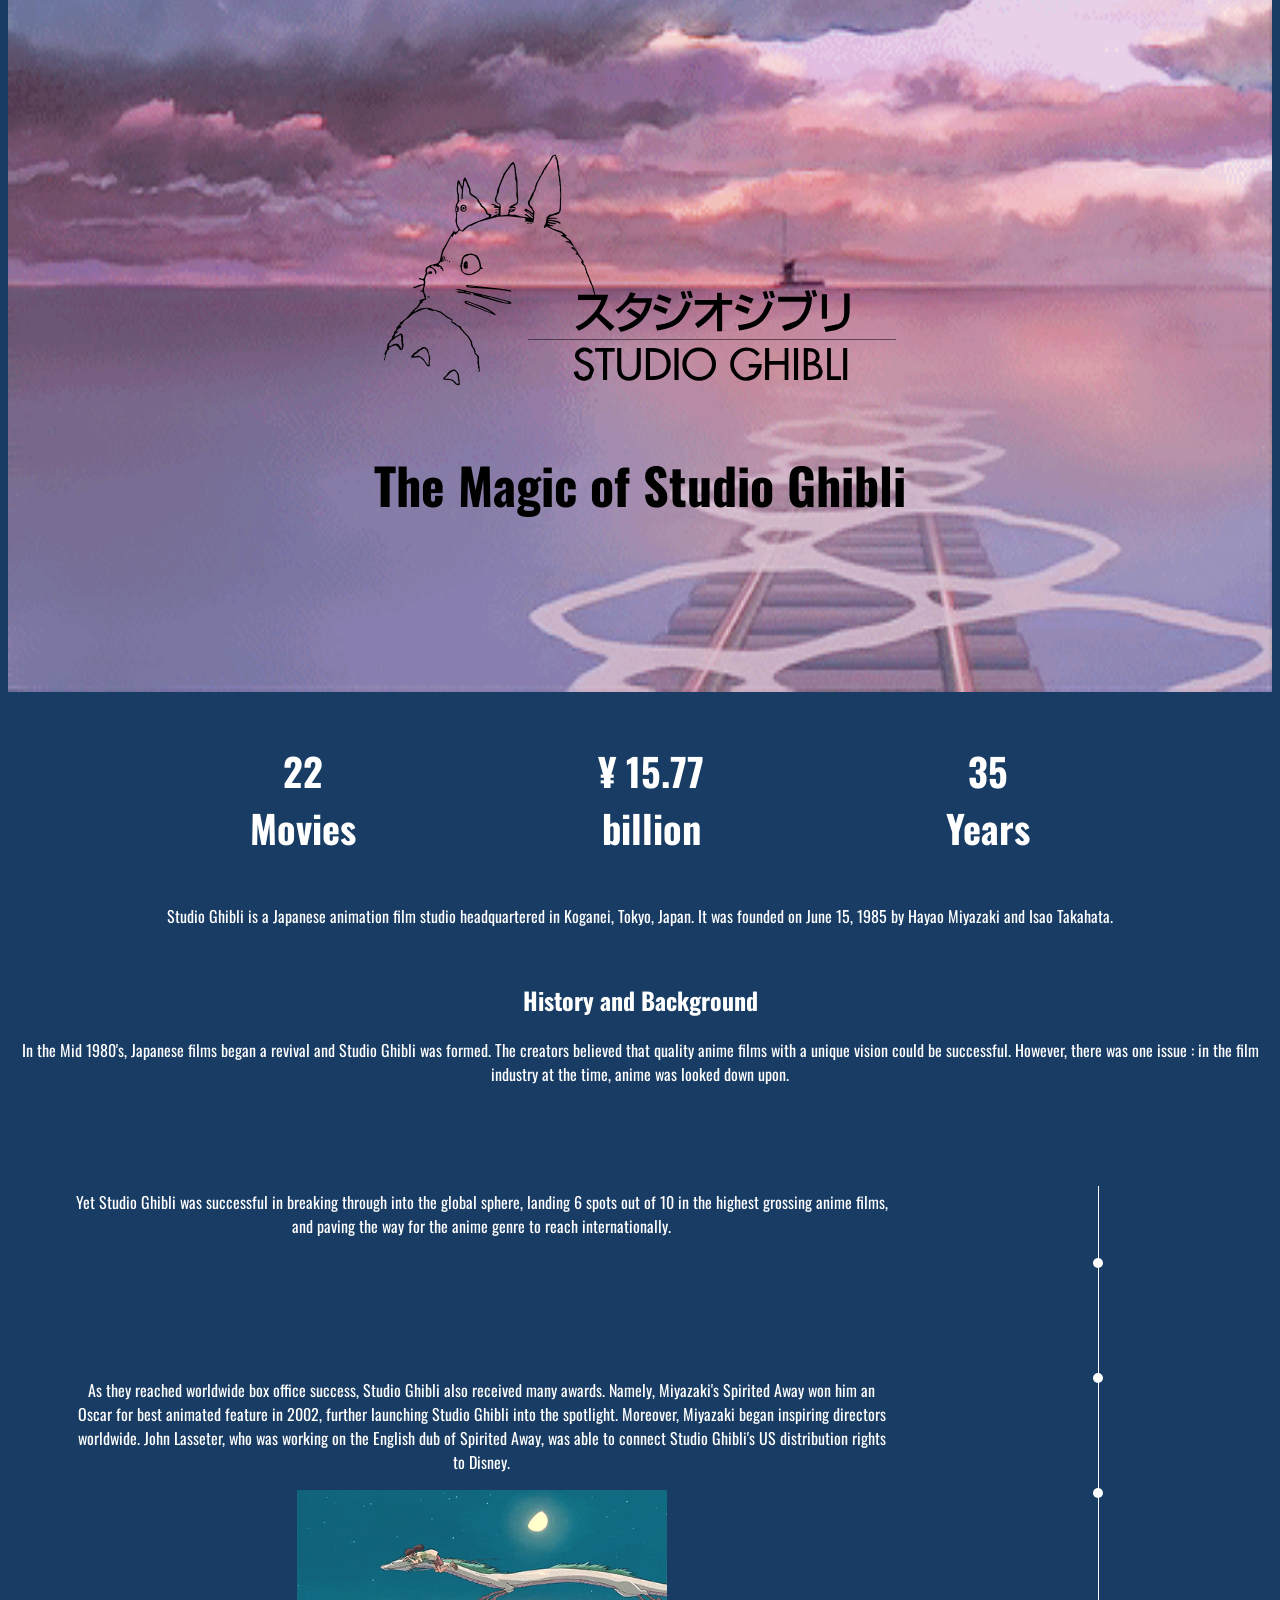
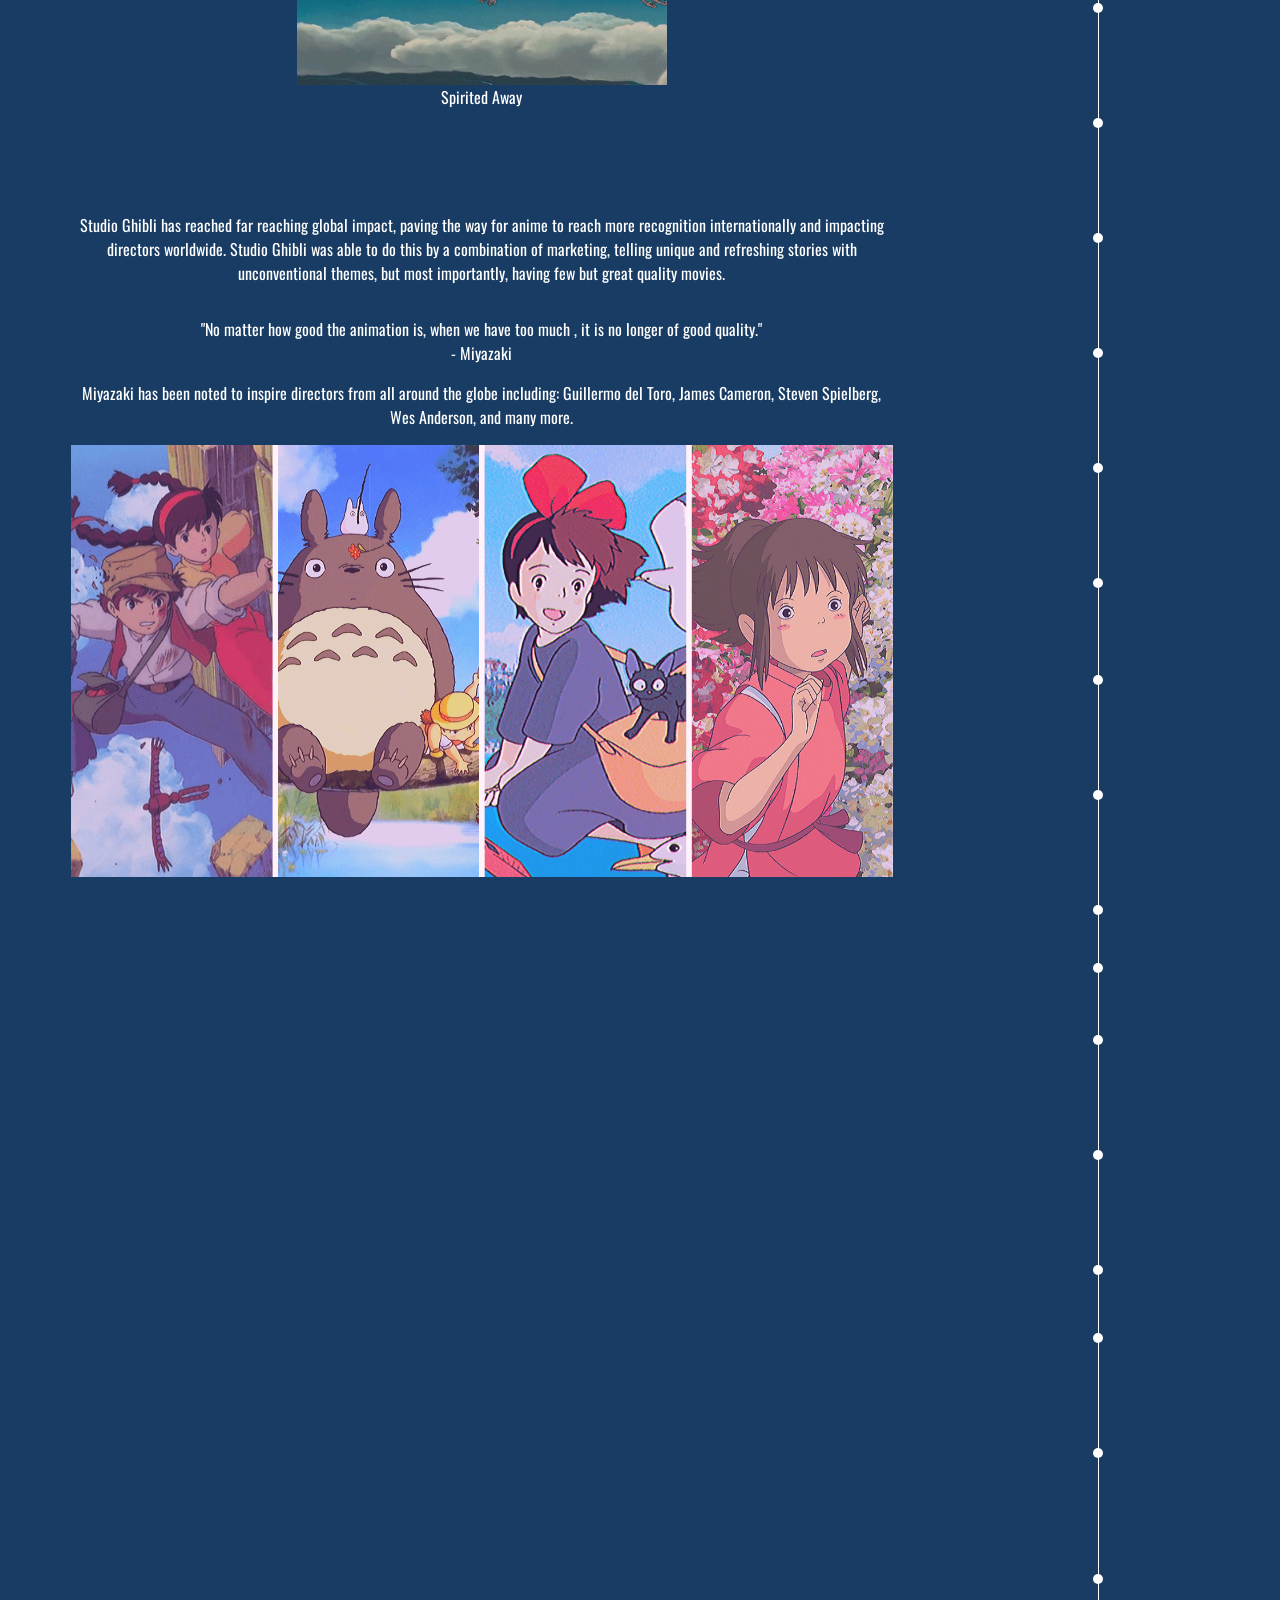
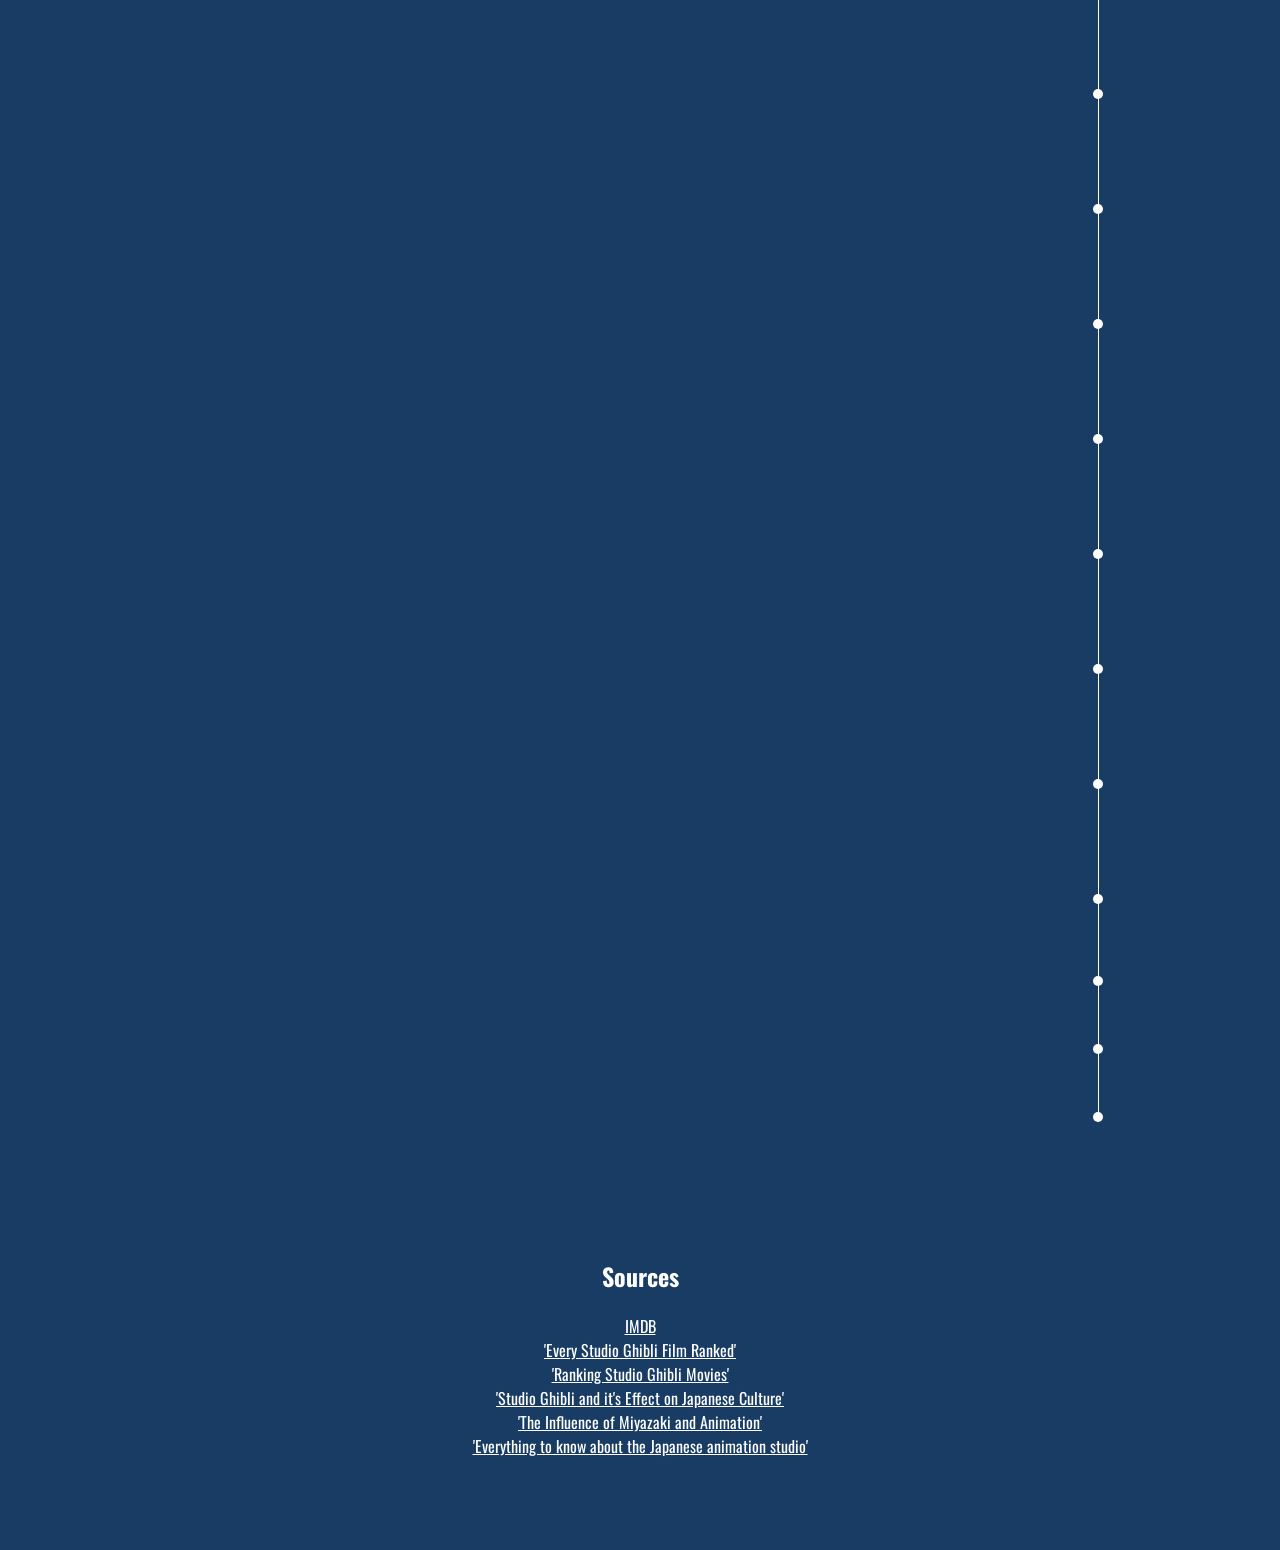
<file: index.html>
<head>
    <!-- <script src = https://code.highcharts.com/highcharts.js></script> -->
    <script src="https://code.highcharts.com/highcharts.js"></script>
<script src="https://code.highcharts.com/highcharts-more.js"></script>
<script src="https://code.highcharts.com/modules/exporting.js"></script>
<script src="https://code.highcharts.com/modules/accessibility.js"></script>
<link href="https://fonts.googleapis.com/css2?family=PT+Serif&display=swap" rel="stylesheet">
<link href="https://fonts.googleapis.com/css2?family=Oswald&display=swap" rel="stylesheet">
<script src="https://ajax.googleapis.com/ajax/libs/jquery/2.1.3/jquery.min.js"></script>
<link href = "final.css" rel = "stylesheet" type = "text/css"> 

</head>

<body>
    <div id = 'banner'> 
        <img id = 'bannerimg' src = 'images/banner.gif'> </div>
        <img id = 'overimg' src = 'images/studio-ghibli-logo.svg'> </div>
        <h1 id = 'title'> The Magic of Studio Ghibli </h1>
    
    <br> 
        <div id = 'container'>

            <div class = 'd1'>
            <h2> 22  <br> Movies </h2>
            </div>

            <div class = 'd1'>
                <h2> ¥ 15.77 <br>  billion </h2>
            </div>

            <div class = 'd1'>
            <h2> 35 <br> Years </h2>
            </div>

        </div>
        <div> 
        
            <p class = 'information'> Studio Ghibli is a Japanese animation film studio headquartered in Koganei, Tokyo, Japan.
                It was founded on June 15, 1985 by Hayao Miyazaki and Isao Takahata.  </p>
            <br>
            <h2> History and Background</h2>
            <p class = 'information'> In the Mid 1980's, Japanese films began a revival and Studio Ghibli was formed. The creators believed that quality anime films
                with a unique vision could be successful. However, there was one issue : in the film industry at the time, anime was looked down upon. 
            <br> 
               
        </div>
    <br>
    <div id = 'vis'> 
        <div id = 'veryleft'> </div>
        <div id = 'left'>
            <br>
            <br>
            <div id = 'top10anime'>
            </div>
            <div id = 'customLegend'> </div>
            <br> 
            <p class = 'information'> Yet Studio Ghibli was successful in breaking through into the global sphere, landing 6 spots out of 10 in the highest grossing anime films, and paving the way for the anime genre to reach internationally.</p>
            
            <br> <br> <br> 
            <div id = 'gross'></div>
            <br>
            <br><br> 

            <p class = 'information'> As they reached worldwide box office success, Studio Ghibli also received many awards. Namely, Miyazaki's Spirited Away won him an Oscar for best animated feature in 2002,
              further launching Studio Ghibli into the spotlight. Moreover, Miyazaki began inspiring directors worldwide. John Lasseter, who was working on the English dub of Spirited Away, was able to connect Studio Ghibli's US distribution rights to Disney. 

          </p>
            <figure>
                <img id = 'spiritedgif' src = 'images/spiritedgif.gif'>
                <figcaption> Spirited Away</figcaption>
            </figure>
            <br>
            <br>
        
            
            <div id = 'directors'> </div>
            
            <br> 
            <br> 
            <p class = 'information'> Studio Ghibli has reached far reaching global impact, paving the way for anime to reach more recognition internationally and impacting directors worldwide. 
                Studio Ghibli was able to do this by a combination of marketing, telling unique and refreshing stories with unconventional themes, but most importantly, having few but great quality movies. 

            <div id = 'RT'> 
                <div id = 'RTGhibli'> </div>
                <div id = 'RTDisney'> </div>
            </div> 
            <p class = 'information'> "No matter how good the animation is, when we have too much , it is no longer of good quality." <br> - Miyazaki</p>
            <p class = 'information'> Miyazaki has been noted to inspire directors from all around the globe including: Guillermo del Toro, James Cameron, Steven Spielberg, Wes Anderson, and many more.</p>
            <div class = 'lastpic'> 
                <img id = 'characters' src = 'images/characters.png'> 
            </div>
           
        </div>
        <div id = 'center'>

        </div>

        <div id = 'right'>

              
              <section class="timeline">
                <ul>
                  <li>
                    <div class = 'timelinediv'>
                      <time>June 15, 1985</time>  Studio Ghibli is founded by Hayao Miyazaki and Isao Takahata
                    </div>
                  </li>
                  <li>
                    <div class = 'timelinediv'>
                      <img id = 'cits' src  = 'images/castleinthesky.jpg' alt = 'logo'>
                      <p class = 'img_description'> <time> August 2, 1986 </time> Castle in the Sky is released. A story about a boy and a girl attempting to keep a crystal away from a military organisation.</p>
                    </div>
                  </li>
                  <li>
                    <div class = 'timelinediv'>
                        <img id = 'cits' src  = 'images/gof.jpg' alt = 'logo'>
                        <p class = 'img_description'> <time> April 16, 1988 </time> Grave of the Fireflies is released. A tale Seita and his younger sister whose home is bombed during WWII.</p>

                    </div>
                  </li>
                  <li>
                    <div class = 'timelinediv'>
                        <img id = 'cits' src  = 'images/totoro.jpeg' alt = 'logo'>
                        <p class = 'img_description'> <time> April 16, 1988 </time> My Neighbor Totoro is released. While exploring the neighbouring forest, Mei stumbles upon a magical world of cryptids, creatures and monsters</p>

                    </div>
                  </li>
                  <li>
                    <div class = 'timelinediv'>
                        <img id = 'cits' src  = 'images/kiki.jpg' alt = 'logo'>
                        <p class = 'img_description'> <time> July 29, 1989 </time> Kiki's Delivery Service is released. Kiki is a young witch in training who moves to a new town and freelances at a bakery</p>

                    </div>
                  </li>
                  <li>
                    <div class = 'timelinediv'>
                        <img id = 'cits' src  = 'images/onlyyes.jpg' alt = 'logo'>
                        <p class = 'img_description'> <time> July 20, 1991 </time> Only Yesterday is released. A realistic drama of Taeko Okajima’s life: as a school girl and her in the present day. </p>

                    </divclass>
                  </li>
                  <li>
                    <div class = 'timelinediv'>
                        <img id = 'cits' src  = 'images/porco.jpg' alt = 'logo'>
                        <p class = 'img_description'> <time> July 18, 1992 </time> Porco Rosso is released. Transformed into a pig following the events of WWI, Porco Rosso lives out his days as a freelance bounty hunter,</p>

                    </div>
                  </li>
                  <li>
                    <div class = 'timelinediv'>
                        <img id = 'cits' src  = 'images/oceanwaves.jpg' alt = 'logo'>
                        <p class = 'img_description'> <time> May 5, 1993 </time> Ocean Waves is released. It is about a love triangle between two good friends and a new girl.</p>

                    </div>
                  </li>
                  <li>
                    <div class = 'timelinediv'>
                        <img id = 'cits' src  = 'images/pompoko.jpeg' alt = 'logo'>
                        <p class = 'img_description'> <time> May 16, 1994 </time> Pom Poko is released. The raccoon community must learn to defend themselves using transformation</p>

                    </div>
                  </li>

                  <li>
                    <div class = 'timelinediv'>
                       
                       <time> 1997 </time> Princess Mononoke becomes the first ever animated film to win the Japan Academy Prize for Picture of the Year.
                    </div>
                  </li>
                  <li>
                    <div class = 'timelinediv'>
                        <img id = 'cits' src  = 'images/woth.jpg' alt = 'logo'>
                        <p class = 'img_description'> <time> July 15, 1995 </time> Whisper of the Heart is released. When Shizuku finds that every library book has already been checked by ‘Seiji’, she sets out to find him</p>

                    </div>
                  </li>
                           
                  <li>
                    <div class = 'timelinediv'>
                        <img id = 'cits' src  = 'images/pm.jpeg' alt = 'logo'>
                        <p class = 'img_description'> <time> July 12, 1997 </time> Princess Mononoke is released. Prince Ashitaka protects his rural village from threats of the forest</p>

                    </div>
                  </li>


                  <li>
                    <div class = 'timelinediv'>
                       January 21, 1998 </time> Yoshifumi Kondo, Miyazaki's successor, unexpectedly dies. 
                    </div>
                  </li>
                  <li>
                    <div class = 'timelinediv'>
                       September 1988 </time>Studio Ghibli makes its first appearance in US Theaters with "Kiki's Delivery Service"
                    </div>
                  </li>
                  <li>
                    <div class = 'timelinediv'>
                        <img id = 'cits' src  = 'images/yamadas.jpeg' alt = 'logo'>
                        <p class = 'img_description'> <time> July 17, 1999 </time> My Neighbors the Yamadas is released. The film follows the Yamada family as they struggle as a barely functional family.</p>

                    </div>
                  </li>
                  <li>
                    <div class = 'timelinediv'>
                        <img id = 'cits' src  = 'images/spirited.jpg' alt = 'logo'>
                        <p class = 'img_description'> <time> July 20, 2001 </time> Spirited Away is released. Chihiro is seperated from her parents after entering an abandoned village and is thrown into the spirit world. </p>

                    </div>
                  </li>
                  <li>
                    <div class = 'timelinediv'>
                      
                        <time> October 2001 </time>Studio Ghibli Museum is opened

                    </div>
                  </li>
                  <li>
                    <div class = 'timelinediv'>
                        <img id = 'cits' src  = 'images/catreturns.svg' alt = 'logo'>
                        <p class = 'img_description'> <time> July 20, 2002 </time> The Cat Returns is released. When high schooler Haru saves a cat from oncoming traffic, she is sucked into the secret world of cats.</p>

                    </div>
                </li>
                <li>
                    <div class = 'timelinediv'>
                       
                       <time> 2003 </time> Hayao Miyazaki wins an Oscar for best nominated feature for his film "Spirited Away". It is the first non-English language film to win this Oscar.
                    </div>
                  </li>
                <li>
                    <div class = 'timelinediv'>
                        <img id = 'cits' src  = 'images/howlsmoving.jpg' alt = 'logo'>
                        <p class = 'img_description'> <time> November 20, 2004 </time> Howl's Moving Castle is released. When Sophie is cursed and turns to a 90-year-old woman, she seeks out Howl and his castle</p>

                    </div>
                </li>
                <li>
                    <div class = 'timelinediv'>
                        <img id = 'cits' src  = 'images/tales.jpg' alt = 'logo'>
                        <p class = 'img_description'> <time> July 29, 2006 </time> Tales from Earthsea is released. In the land of Earthsea, a mysterious force threatens to plunge humanity into destruction and chaos</p>

                    </div>
                </li>
                <li>
                    <div class = 'timelinediv'>
                        <img id = 'cits' src  = 'images/ponyo.jpg' alt = 'logo'>
                        <p class = 'img_description'> <time> July 19, 2008 </time> Ponyo is released. The daughter of the underwater sea-wizard Fujimoto, escape onto the surface to be adopted into the family of Sōsuke</p>

                    </div>
                </li>
                <li>
                    <div class = 'timelinediv'>
                        <img id = 'cits' src  = 'images/arriety.jpg' alt = 'logo'>
                        <p class = 'img_description'> <time> July 10, 2010 </time> Arrietty is released. Arrietty is a miniature being known as a burrower, her family are maybe the last of their kind.</p>

                    </div>
                </li>
                <li>
                    <div class = 'timelinediv'>
                        <img id = 'cits' src  = 'images/uponpoppy.jpg' alt = 'logo'>
                        <p class = 'img_description'> <time> July 16, 2011 </time> From Up on Poppy Hill is released. The film tells the story of Umi Matsuzaki, a high school girl living in a boarding house. </p>

                    </div>
                </li>
                <li>
                    <div class = 'timelinediv'>
                        <img id = 'cits' src  = 'images/windrises.jpg' alt = 'logo'>
                        <p class = 'img_description'> <time> July 20, 2013 </time> The Wind Rises is released. The film follows Jiro as he trains to be a prodigious aircraft designer</p>

                    </div>
                </li>
                <li>
                    <div class = 'timelinediv'>
                        <img id = 'cits' src  = 'images/kaguya' alt = 'logo'>
                        <p class = 'img_description'> <time> November 23, 2013 </time>The Tale of Princess Kaguya is released. Based on a story from 10th century folklore, Princess Kaguya is found, the size of a bean, in a bamboo shoot.</p>
                    </div>
                  </li>
                  <li>
                    <div class = 'timelinediv'>
                        <img id = 'cits' src  = 'images/marnie.jpg' alt = 'logo'>
                        <p class = 'img_description'> <time> July 19, 2014 </time> When Marnie Was There is released. Anna finds a mysterious kindred spirit in Marnie, a girl who lives in an austere mansion</p>

                    </div>
                  </li>
                  <li>
                    <div class = 'timelinediv'>
                       
                       <time> 2017 </time> Hayao Miyazaki comes out of retirement to work on his upcoming unreleased movie.
                    </div>
                  </li>
                  <li>
                    <div class = 'timelinediv'>
                       
                       <time> April 5, 2018 </time> Founder and Director Isao Takahata dies at age 82. 
                    </div>
                  </li>
                  <li>
                    <div class = 'timelinediv'>
                       
                       <time> Fall 2022 </time> Studio Ghibli Theme Park is set to open.
                    </div>
                  </li>
                </ul>
              </section>
           

            </div>
        </div>

    </div>
    <div id = 'credits'> 
      <h2> Sources </h2>
      <a class = 'link' href="pro.imdb.com"> IMDB </a>
      <br> 
      <a class = 'link' href="https://www.nme.com/blogs/nme-blogs/films-of-studio-ghibli-ranked-2365718">'Every Studio Ghibli Film Ranked'</a>
      <br> 
      <a class = 'link' href= 'https://www.nytimes.com/2017/10/12/movies/ranking-studio-ghibli-movies.html'> 'Ranking Studio Ghibli Movies' </a>
      <br> 
      <a class = 'link' href= 'https://www.arcgis.com/apps/Cascade/index.html?appid=b2e39738b7d140babc407db5a40415e8'> 'Studio Ghibli and it's Effect on Japanese Culture' </a>
      <br>
      <a class = 'link' href= 'https://controlforever.com/read/influence-miyazaki-animation/'> 'The Influence of Miyazaki and Animation' </a>
      <br>
      <a class = 'link' href= 'https://www.vogue.fr/fashion-culture/article/studio-ghibli-everything-to-know-japanese-animation'> 'Everything to know about the Japanese animation studio' </a>
    </div>
</body>




<script src="http://ajax.googleapis.com/ajax/libs/jquery/1.7.1/jquery.min.js" type="text/javascript"></script>
<script src = "final.js"></script>
</file>
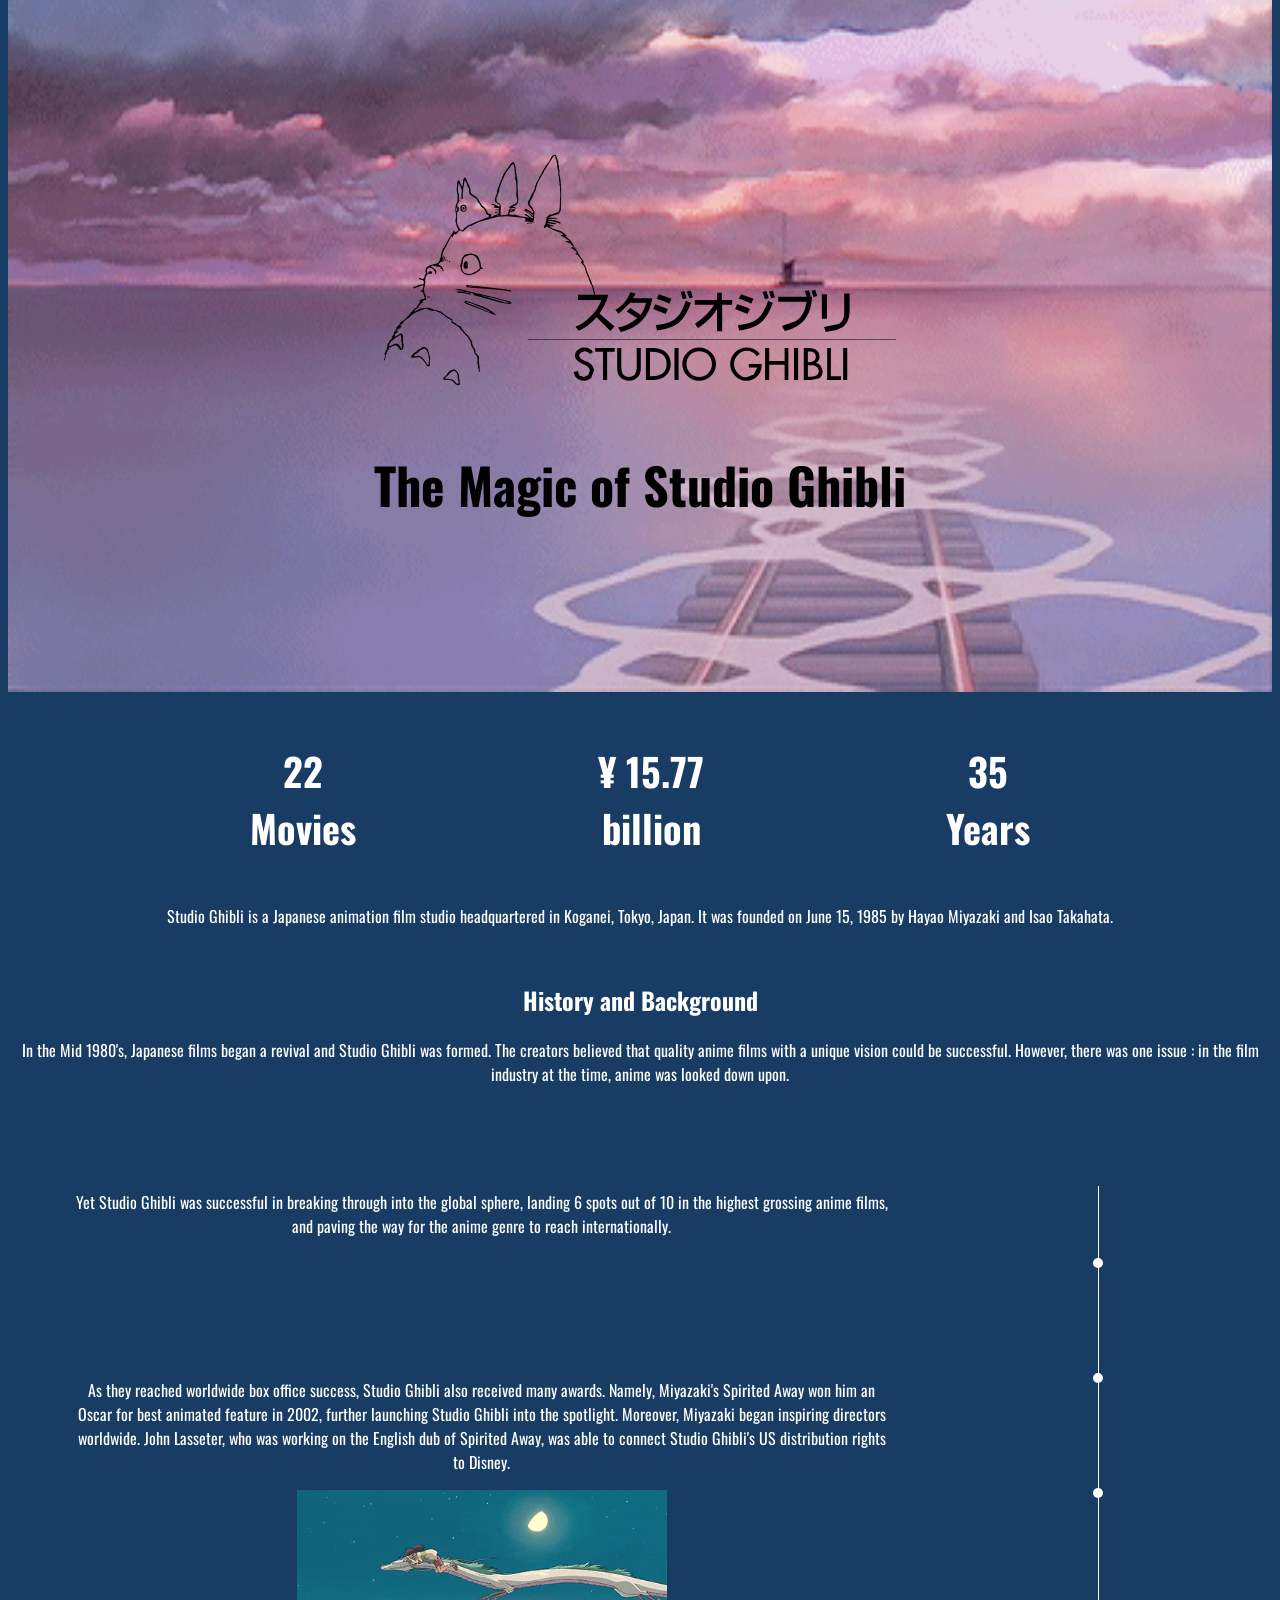
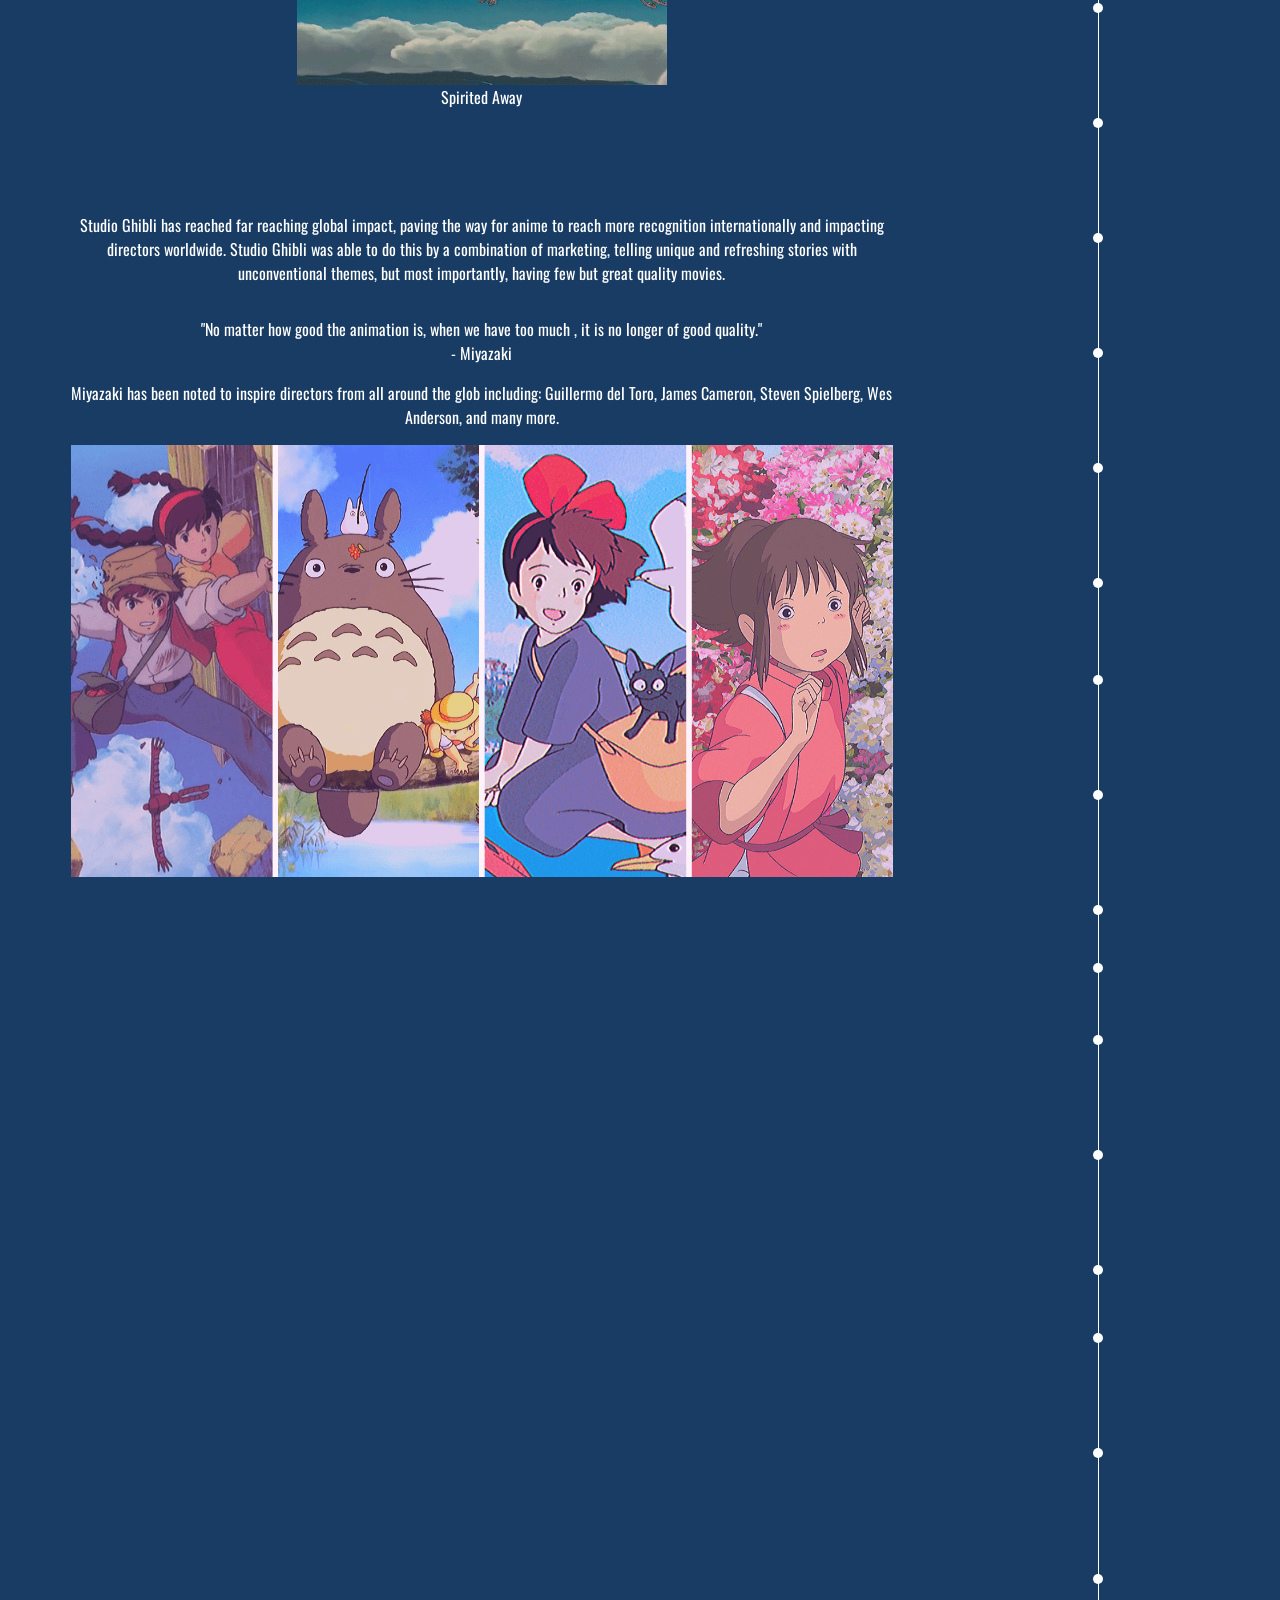
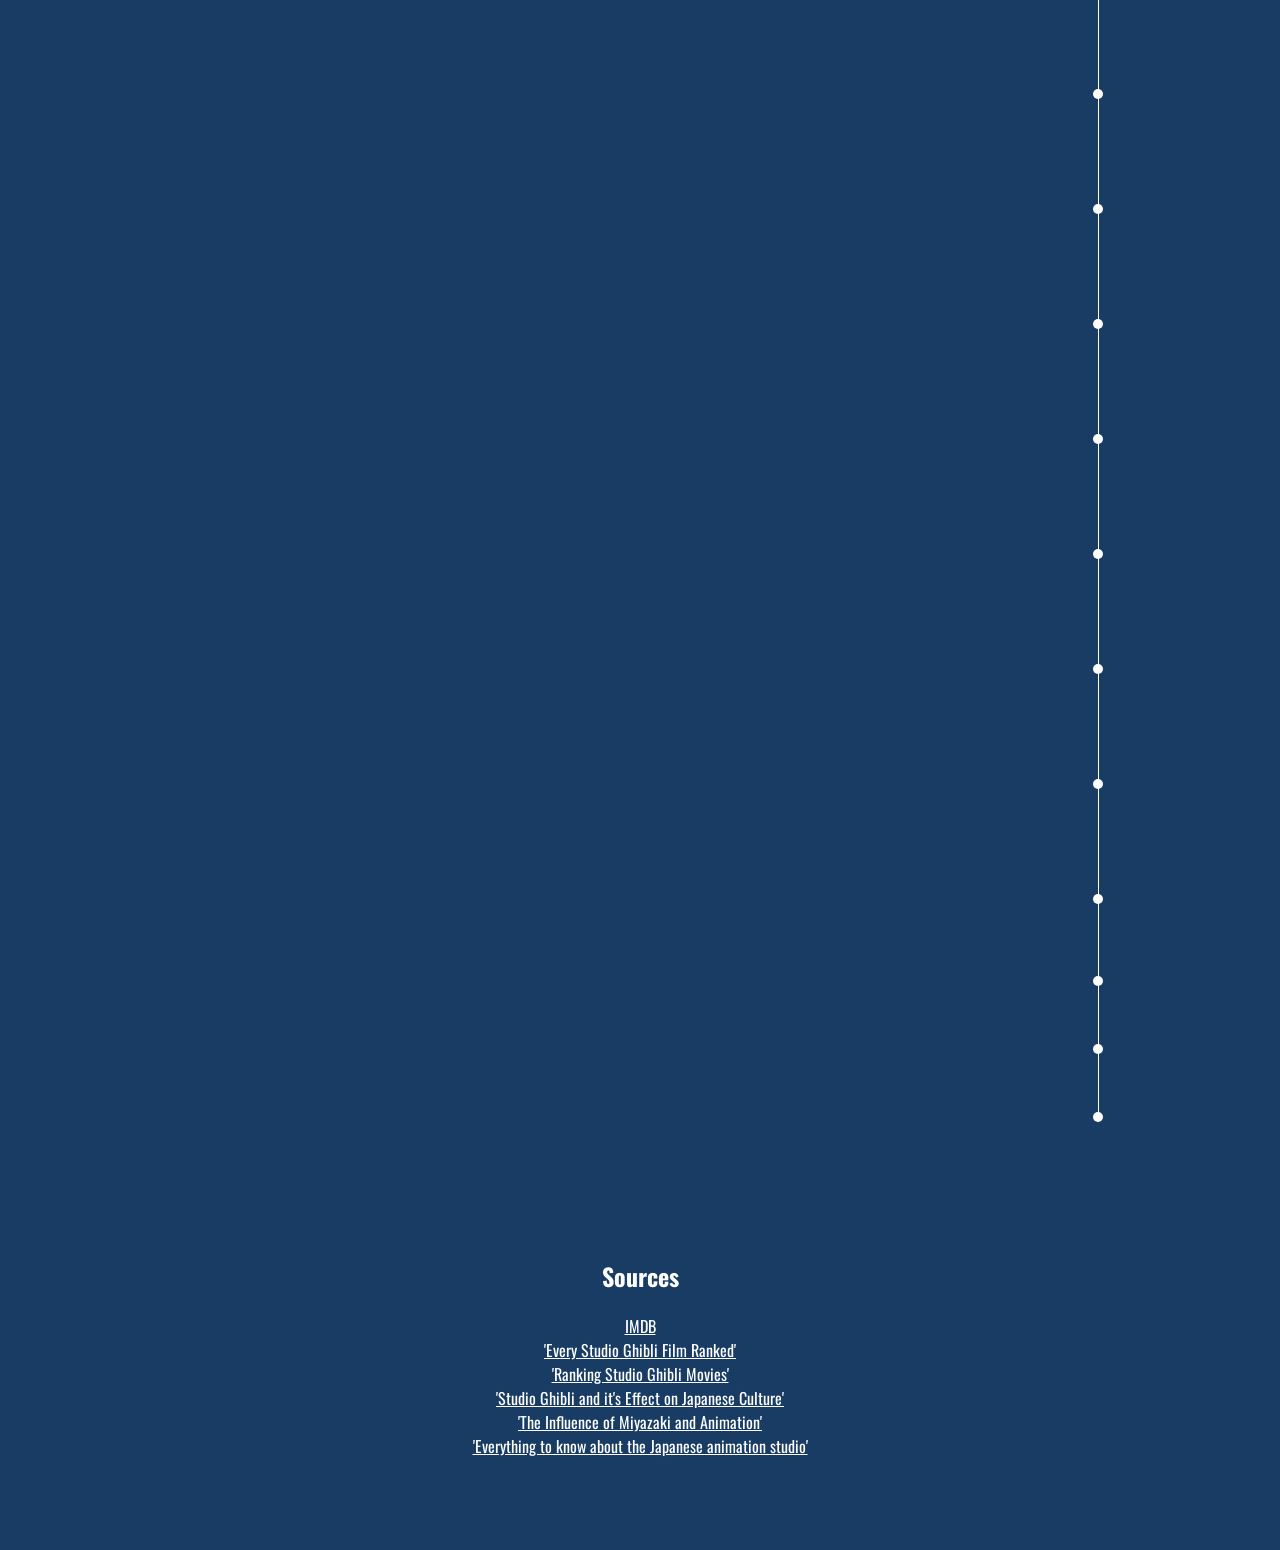
<file: final.html>
<head>
    <!-- <script src = https://code.highcharts.com/highcharts.js></script> -->
    <script src="https://code.highcharts.com/highcharts.js"></script>
<script src="https://code.highcharts.com/highcharts-more.js"></script>
<script src="https://code.highcharts.com/modules/exporting.js"></script>
<script src="https://code.highcharts.com/modules/accessibility.js"></script>
<link href="https://fonts.googleapis.com/css2?family=PT+Serif&display=swap" rel="stylesheet">
<link href="https://fonts.googleapis.com/css2?family=Oswald&display=swap" rel="stylesheet">
<script src="https://ajax.googleapis.com/ajax/libs/jquery/2.1.3/jquery.min.js"></script>
<link href = "final.css" rel = "stylesheet" type = "text/css"> 

</head>

<body>
    <div id = 'banner'> 
        <img id = 'bannerimg' src = 'banner.gif'> </div>
        <img id = 'overimg' src = 'studio-ghibli-logo.svg'> </div>
        <h1 id = 'title'> The Magic of Studio Ghibli </h1>
    
    <br> 
        <div id = 'container'>

            <div class = 'd1'>
            <h2> 22  <br> Movies </h2>
            </div>

            <div class = 'd1'>
                <h2> ¥ 15.77 <br>  billion </h2>
            </div>

            <div class = 'd1'>
            <h2> 35 <br> Years </h2>
            </div>

        </div>
        <div> 
        
            <p class = 'information'> Studio Ghibli is a Japanese animation film studio headquartered in Koganei, Tokyo, Japan.
                It was founded on June 15, 1985 by Hayao Miyazaki and Isao Takahata.  </p>
            <br>
            <h2> History and Background</h2>
            <p class = 'information'> In the Mid 1980's, Japanese films began a revival and Studio Ghibli was formed. The creators believed that quality anime films
                with a unique vision could be successful. However, there was one issue : in the film industry at the time, anime was looked down upon. 
            <br> 
               
        </div>
    <br>
    <div id = 'vis'> 
        <div id = 'veryleft'> </div>
        <div id = 'left'>
            <br>
            <br>
            <div id = 'top10anime'>
            </div>
            <div id = 'customLegend'> </div>
            <br> 
            <p class = 'information'> Yet Studio Ghibli was successful in breaking through into the global sphere, landing 6 spots out of 10 in the highest grossing anime films, and paving the way for the anime genre to reach internationally.</p>
            
            <br> <br> <br> 
            <div id = 'gross'></div>
            <br>
            <br><br> 

            <p class = 'information'> As they reached worldwide box office success, Studio Ghibli also received many awards. Namely, Miyazaki's Spirited Away won him an Oscar for best animated feature in 2002,
              further launching Studio Ghibli into the spotlight. Moreover, Miyazaki began inspiring directors worldwide. John Lasseter, who was working on the English dub of Spirited Away, was able to connect Studio Ghibli's US distribution rights to Disney. 

          </p>
            <figure>
                <img id = 'spiritedgif' src = 'spiritedgif.gif'>
                <figcaption> Spirited Away</figcaption>
            </figure>
            <br>
            <br>
        
            
            <div id = 'directors'> </div>
            
            <br> 
            <br> 
            <p class = 'information'> Studio Ghibli has reached far reaching global impact, paving the way for anime to reach more recognition internationally and impacting directors worldwide. 
                Studio Ghibli was able to do this by a combination of marketing, telling unique and refreshing stories with unconventional themes, but most importantly, having few but great quality movies. 

            <div id = 'RT'> 
                <div id = 'RTGhibli'> </div>
                <div id = 'RTDisney'> </div>
            </div> 
            <p class = 'information'> "No matter how good the animation is, when we have too much , it is no longer of good quality." <br> - Miyazaki</p>
            <p class = 'information'> Miyazaki has been noted to inspire directors from all around the glob including: Guillermo del Toro, James Cameron, Steven Spielberg, Wes Anderson, and many more.</p>
            <div class = 'lastpic'> 
                <img id = 'characters' src = 'characters.png'> 
            </div>
           
        </div>
        <div id = 'center'>

        </div>

        <div id = 'right'>

              
              <section class="timeline">
                <ul>
                  <li>
                    <div class = 'timelinediv'>
                      <time>June 15, 1985</time>  Studio Ghibli is founded by Hayao Miyazaki and Isao Takahata
                    </div>
                  </li>
                  <li>
                    <div class = 'timelinediv'>
                      <img id = 'cits' src  = 'castleinthesky.jpg' alt = 'logo'>
                      <p class = 'img_description'> <time> August 2, 1986 </time> Castle in the Sky is released. A story about a boy and a girl attempting to keep a crystal away from a military organisation.</p>
                    </div>
                  </li>
                  <li>
                    <div class = 'timelinediv'>
                        <img id = 'cits' src  = 'gof.jpg' alt = 'logo'>
                        <p class = 'img_description'> <time> April 16, 1988 </time> Grave of the Fireflies is released. A tale Seita and his younger sister whose home is bombed during WWII.</p>

                    </div>
                  </li>
                  <li>
                    <div class = 'timelinediv'>
                        <img id = 'cits' src  = 'totoro.jpeg' alt = 'logo'>
                        <p class = 'img_description'> <time> April 16, 1988 </time> My Neighbor Totoro is released. While exploring the neighbouring forest, Mei stumbles upon a magical world of cryptids, creatures and monsters</p>

                    </div>
                  </li>
                  <li>
                    <div class = 'timelinediv'>
                        <img id = 'cits' src  = 'kiki.jpg' alt = 'logo'>
                        <p class = 'img_description'> <time> July 29, 1989 </time> Kiki's Delivery Service is released. Kiki is a young witch in training who moves to a new town and freelances at a bakery</p>

                    </div>
                  </li>
                  <li>
                    <div class = 'timelinediv'>
                        <img id = 'cits' src  = 'onlyyes.jpg' alt = 'logo'>
                        <p class = 'img_description'> <time> July 20, 1991 </time> Only Yesterday is released. A realistic drama of Taeko Okajima’s life: as a school girl and her in the present day. </p>

                    </divclass>
                  </li>
                  <li>
                    <div class = 'timelinediv'>
                        <img id = 'cits' src  = 'porco.jpg' alt = 'logo'>
                        <p class = 'img_description'> <time> July 18, 1992 </time> Porco Rosso is released. Transformed into a pig following the events of WWI, Porco Rosso lives out his days as a freelance bounty hunter,</p>

                    </div>
                  </li>
                  <li>
                    <div class = 'timelinediv'>
                        <img id = 'cits' src  = 'oceanwaves.jpg' alt = 'logo'>
                        <p class = 'img_description'> <time> May 5, 1993 </time> Ocean Waves is released. It is about a love triangle between two good friends and a new girl.</p>

                    </div>
                  </li>
                  <li>
                    <div class = 'timelinediv'>
                        <img id = 'cits' src  = 'pompoko.jpeg' alt = 'logo'>
                        <p class = 'img_description'> <time> May 16, 1994 </time> Pom Poko is released. The raccoon community must learn to defend themselves using transformation</p>

                    </div>
                  </li>

                  <li>
                    <div class = 'timelinediv'>
                       
                       <time> 1997 </time> Princess Mononoke becomes the first ever animated film to win the Japan Academy Prize for Picture of the Year.
                    </div>
                  </li>
                  <li>
                    <div class = 'timelinediv'>
                        <img id = 'cits' src  = 'woth.jpg' alt = 'logo'>
                        <p class = 'img_description'> <time> July 15, 1995 </time> Whisper of the Heart is released. When Shizuku finds that every library book has already been checked by ‘Seiji’, she sets out to find him</p>

                    </div>
                  </li>
                           
                  <li>
                    <div class = 'timelinediv'>
                        <img id = 'cits' src  = 'pm.jpeg' alt = 'logo'>
                        <p class = 'img_description'> <time> July 12, 1997 </time> Princess Mononoke is released. Prince Ashitaka protects his rural village from threats of the forest</p>

                    </div>
                  </li>


                  <li>
                    <div class = 'timelinediv'>
                       January 21, 1998 </time> Yoshifumi Kondo, Miyazaki's successor, unexpectedly dies. 
                    </div>
                  </li>
                  <li>
                    <div class = 'timelinediv'>
                       September 1988 </time>Studio Ghibli makes its first appearance in US Theaters with "Kiki's Delivery Service"
                    </div>
                  </li>
                  <li>
                    <div class = 'timelinediv'>
                        <img id = 'cits' src  = 'yamadas.jpeg' alt = 'logo'>
                        <p class = 'img_description'> <time> July 17, 1999 </time> My Neighbors the Yamadas is released. The film follows the Yamada family as they struggle as a barely functional family.</p>

                    </div>
                  </li>
                  <li>
                    <div class = 'timelinediv'>
                        <img id = 'cits' src  = 'spirited.jpg' alt = 'logo'>
                        <p class = 'img_description'> <time> July 20, 2001 </time> Spirited Away is released. Chihiro is seperated from her parents after entering an abandoned village and is thrown into the spirit world. </p>

                    </div>
                  </li>
                  <li>
                    <div class = 'timelinediv'>
                      
                        <time> October 2001 </time>Studio Ghibli Museum is opened

                    </div>
                  </li>
                  <li>
                    <div class = 'timelinediv'>
                        <img id = 'cits' src  = 'catreturns.svg' alt = 'logo'>
                        <p class = 'img_description'> <time> July 20, 2002 </time> The Cat Returns is released. When high schooler Haru saves a cat from oncoming traffic, she is sucked into the secret world of cats.</p>

                    </div>
                </li>
                <li>
                    <div class = 'timelinediv'>
                       
                       <time> 2003 </time> Hayao Miyazaki wins an Oscar for best nominated feature for his film "Spirited Away". It is the first non-English language film to win this Oscar.
                    </div>
                  </li>
                <li>
                    <div class = 'timelinediv'>
                        <img id = 'cits' src  = 'howlsmoving.jpg' alt = 'logo'>
                        <p class = 'img_description'> <time> November 20, 2004 </time> Howl's Moving Castle is released. When Sophie is cursed and turns to a 90-year-old woman, she seeks out Howl and his castle</p>

                    </div>
                </li>
                <li>
                    <div class = 'timelinediv'>
                        <img id = 'cits' src  = 'tales.jpg' alt = 'logo'>
                        <p class = 'img_description'> <time> July 29, 2006 </time> Tales from Earthsea is released. In the land of Earthsea, a mysterious force threatens to plunge humanity into destruction and chaos</p>

                    </div>
                </li>
                <li>
                    <div class = 'timelinediv'>
                        <img id = 'cits' src  = 'ponyo.jpg' alt = 'logo'>
                        <p class = 'img_description'> <time> July 19, 2008 </time> Ponyo is released. The daughter of the underwater sea-wizard Fujimoto, escape onto the surface to be adopted into the family of Sōsuke</p>

                    </div>
                </li>
                <li>
                    <div class = 'timelinediv'>
                        <img id = 'cits' src  = 'arriety.jpg' alt = 'logo'>
                        <p class = 'img_description'> <time> July 10, 2010 </time> Arrietty is released. Arrietty is a miniature being known as a burrower, her family are maybe the last of their kind.</p>

                    </div>
                </li>
                <li>
                    <div class = 'timelinediv'>
                        <img id = 'cits' src  = 'uponpoppy.jpg' alt = 'logo'>
                        <p class = 'img_description'> <time> July 16, 2011 </time> From Up on Poppy Hill is released. The film tells the story of Umi Matsuzaki, a high school girl living in a boarding house. </p>

                    </div>
                </li>
                <li>
                    <div class = 'timelinediv'>
                        <img id = 'cits' src  = 'windrises.jpg' alt = 'logo'>
                        <p class = 'img_description'> <time> July 20, 2013 </time> The Wind Rises is released. The film follows Jiro as he trains to be a prodigious aircraft designer</p>

                    </div>
                </li>
                <li>
                    <div class = 'timelinediv'>
                        <img id = 'cits' src  = 'kaguya' alt = 'logo'>
                        <p class = 'img_description'> <time> November 23, 2013 </time>The Tale of Princess Kaguya is released. Based on a story from 10th century folklore, Princess Kaguya is found, the size of a bean, in a bamboo shoot.</p>
                    </div>
                  </li>
                  <li>
                    <div class = 'timelinediv'>
                        <img id = 'cits' src  = 'marnie.jpg' alt = 'logo'>
                        <p class = 'img_description'> <time> July 19, 2014 </time> When Marnie Was There is released. Anna finds a mysterious kindred spirit in Marnie, a girl who lives in an austere mansion</p>

                    </div>
                  </li>
                  <li>
                    <div class = 'timelinediv'>
                       
                       <time> 2017 </time> Hayao Miyazaki comes out of retirement to work on his upcoming unreleased movie.
                    </div>
                  </li>
                  <li>
                    <div class = 'timelinediv'>
                       
                       <time> April 5, 2018 </time> Founder and Director Isao Takahata dies at age 82. 
                    </div>
                  </li>
                  <li>
                    <div class = 'timelinediv'>
                       
                       <time> Fall 2022 </time> Studio Ghibli Theme Park is set to open.
                    </div>
                  </li>
                </ul>
              </section>
           

            </div>
        </div>

    </div>
    <div id = 'credits'> 
      <h2> Sources </h2>
      <a class = 'link' href="pro.imdb.com"> IMDB </a>
      <br> 
      <a class = 'link' href="https://www.nme.com/blogs/nme-blogs/films-of-studio-ghibli-ranked-2365718">'Every Studio Ghibli Film Ranked'</a>
      <br> 
      <a class = 'link' href= 'https://www.nytimes.com/2017/10/12/movies/ranking-studio-ghibli-movies.html'> 'Ranking Studio Ghibli Movies' </a>
      <br> 
      <a class = 'link' href= 'https://www.arcgis.com/apps/Cascade/index.html?appid=b2e39738b7d140babc407db5a40415e8'> 'Studio Ghibli and it's Effect on Japanese Culture' </a>
      <br>
      <a class = 'link' href= 'https://controlforever.com/read/influence-miyazaki-animation/'> 'The Influence of Miyazaki and Animation' </a>
      <br>
      <a class = 'link' href= 'https://www.vogue.fr/fashion-culture/article/studio-ghibli-everything-to-know-japanese-animation'> 'Everything to know about the Japanese animation studio' </a>
    </div>
</body>




<script src="http://ajax.googleapis.com/ajax/libs/jquery/1.7.1/jquery.min.js" type="text/javascript"></script>
<script src = "final.js"></script>
</file>
<file: final.css>
body {
    background-color: #183C64;
}
figcaption{
    color: white;
    font-family: 'Oswald';
    text-align: center;
}
.symbol {
    width:20px;
    height:20px;
    margin-right:20px;
    float:left;
    -webkit-border-radius: 10px;
    border-radius: 10px;
}
.serieName {
    float:left;
    cursor:pointer;
    font-family: 'Oswald';
    font-size: 1.5vw;
    
}

.item {
    height:40px;
    clear:both;
    background-color: white;
    padding-left: 5%;
    
}

#spiritedgif{
    display: block;
    margin-left: auto;
    margin-right: auto;
    width: 50%;
}

h2, h3{
    font-family: 'Oswald';
    color: white;
}
h2{
    text-align: center;
}
.information{
    text-align: center;
    color: white;
}
h1{
    text-align: center;
    font-family: 'Oswald';
    font-size: 50px;
    /* color: white; */
}
#overimg{
    position: absolute;
    top: 5%;
    left: 30%;
    width: 40%;
    height: 50%;
}
#title{
    position: absolute;
    top: 50%;
    left: 50%;
    transform: translate(-50%, -50%);
}

#banner{
    width: 100%;
    height: 100%;
    margin-top: -100px;
    margin-bottom: -100px;
}

#characters{
    width: 100%;
}


#banner img{
  
    width: 100%;
    height: 100%;
    overflow: hidden;
    margin-top: -100px;
    margin-bottom: -100px;
}   



#cits{
    width:100px;
    height: 100px;
    left: -275px;
}

p {
    font-family: 'Oswald', sans-serif
}

.blurb{
    text-align: center
}

div {
    overflow-x: hidden;
}
#gross, #figcap, #top10anime, #directors{
    width: 100%;
    height: auto;
}


#vis{
    display:flex;
    flex-direction: row;
    width: 100%
}
#veryleft{
    width: 5%;
}
#right{
    width: 27.5%;
}
#center{
    width: 2.5%;
}
#left{
    width: 65%;
}

#RT{
    display: flex;
    flex-direction: row;
}
#RT div{
    width: 50%;
}
#container{
    border: 0px;
    display: flex;
    justify-content: space-evenly;
    flex-direction: row;
}



.d1{
    text-align: center;
    font-size: 2vw;

}

.img_description{
    position: absolute;
    top: -10;
    bottom: 10;
    left:5;
    right: 0;
    background:  black;
    color: #fff;
    visibility: hidden;
    opacity: 0;
    transition: opacity 0.2s, visibility .2s;
    height: 100%;
    width: 100%;
    padding: 0;
}
.timelinediv:hover .img_description{
    visibility: visible;
    opacity: 1;
}


.timeline  {
    font: normal 16px/1.5 "Helvetica Neue", sans-serif;
    background: #183C64;
    color:white;
    overflow-x: auto;
    padding-bottom: 50px;
  } 

.timeline ul {
    background: #183C64;
    padding: 50px 0;
  }

.timeline ul li {
    list-style-type: none;
    position: relative;
    width: 1px;
    margin: 0 auto;
    padding-top: 5px;
    background: white;
  }

.timeline ul li::after {
    content: '';
    position: absolute;
    left: 50%;
    bottom: 0;
    transform: translateX(-50%);
    width: 10px;
    height: 10px;
    border-radius: 50%;
    background: inherit;
  }

.timeline ul li div {
    position: relative;
    bottom: 0;
    width: 100;
    padding: 5px;
    background: black;
    font-family: "Oswald";
    font-size: 0.75vw;
  }

.timeline ul li div img{
    width: 100%;

}


  
.timeline ul li:nth-child(odd) div {
    left: 2vw;
  }
.timeline ul li:nth-child(even) div {
    left: -12em;
  }

time {
    display: block;
    font-size: 1vw;
    font-weight: bold;
    margin-bottom: 5px;
  }

  

.timeline ul li::after {
    transition:  .5s ease-in-out;
  }
 
  
.timeline ul li.in-view::after {
    background: black;
}
  
.timeline ul li div {
    visibility: hidden;
    opacity: 0;
    transition: all .5s ease-in-out;
  }
  .timeline ul li:nth-child(odd) div {
    transform: translate3d(200px, 0, 0);
  }
  
  .timeline ul li:nth-child(even) div {
    transform: translate3d(-200px, 0, 0);
  }
  
  .timeline ul li.in-view div {
    transform: none;
    visibility: visible;
    opacity: 1;
  }


#credits{
    text-align: center;
}

.link{
    color: white;
    font-family: 'Oswald';
}
</file>
